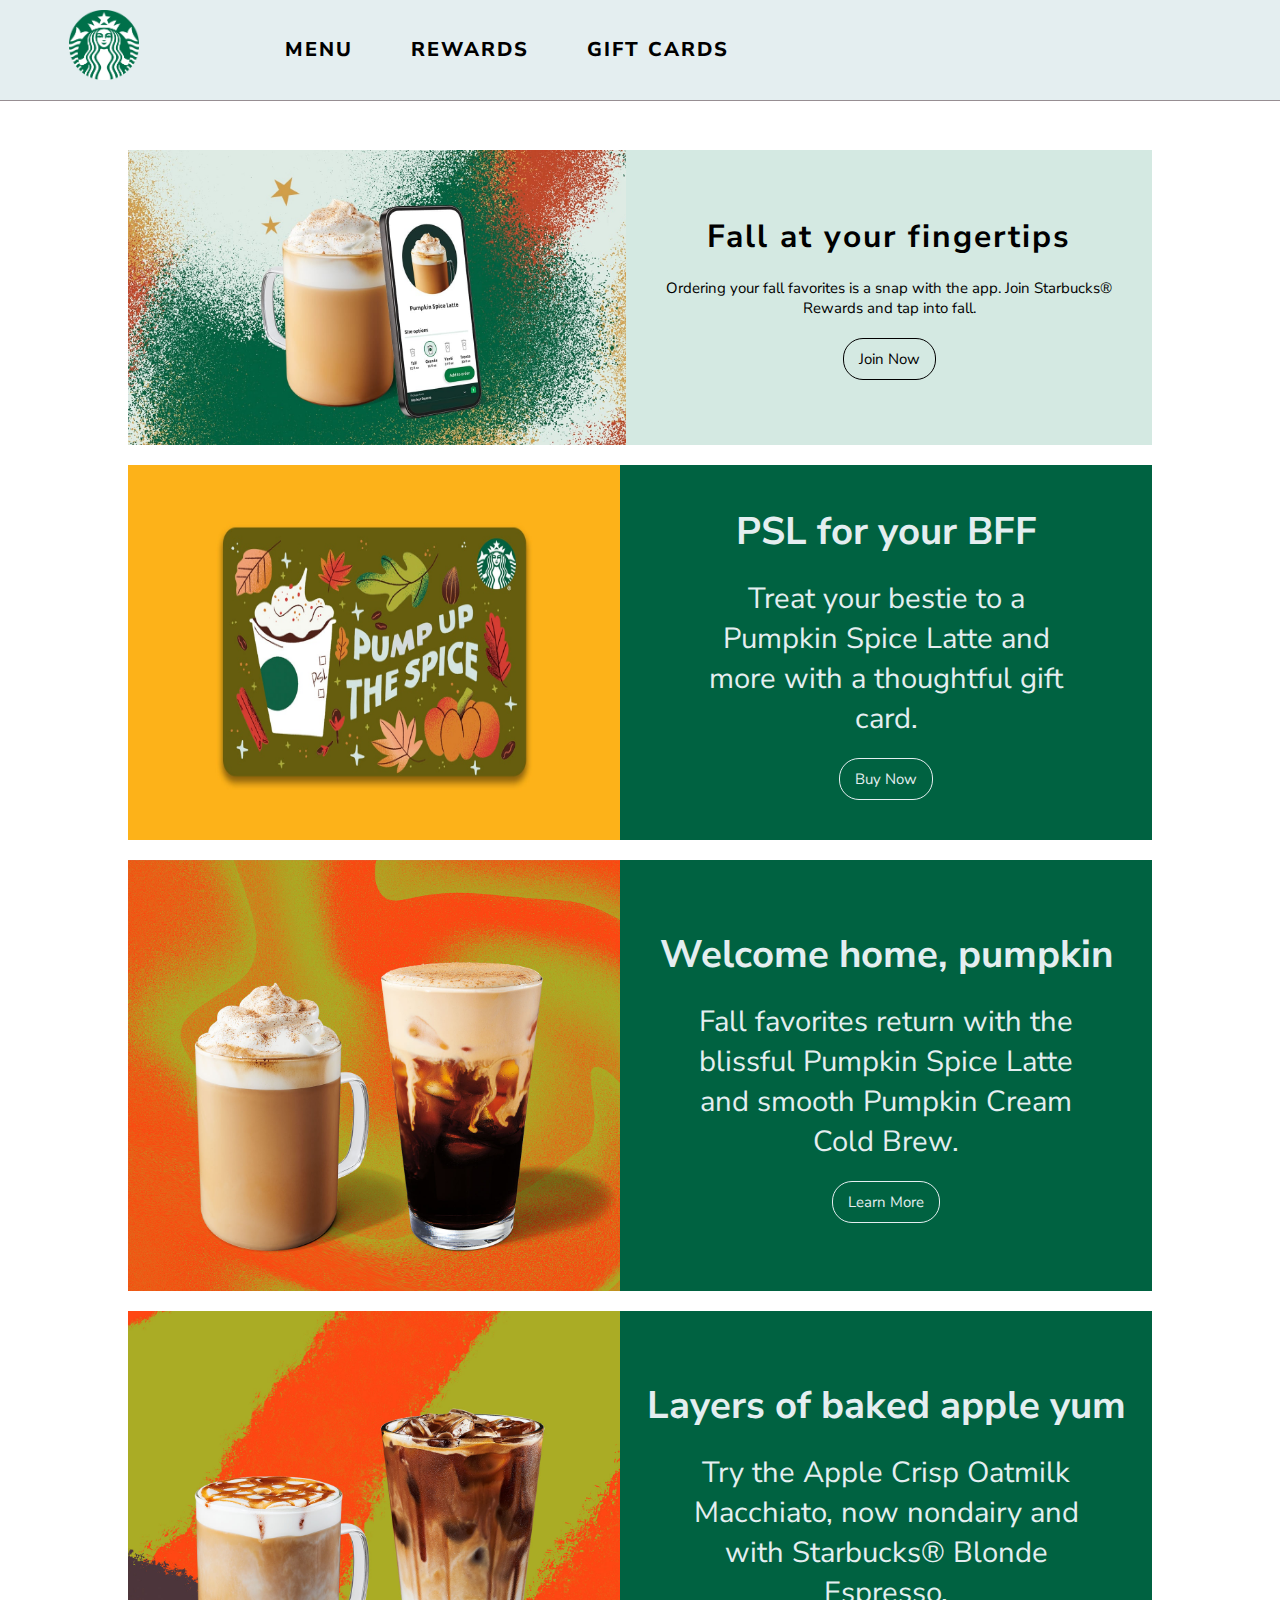
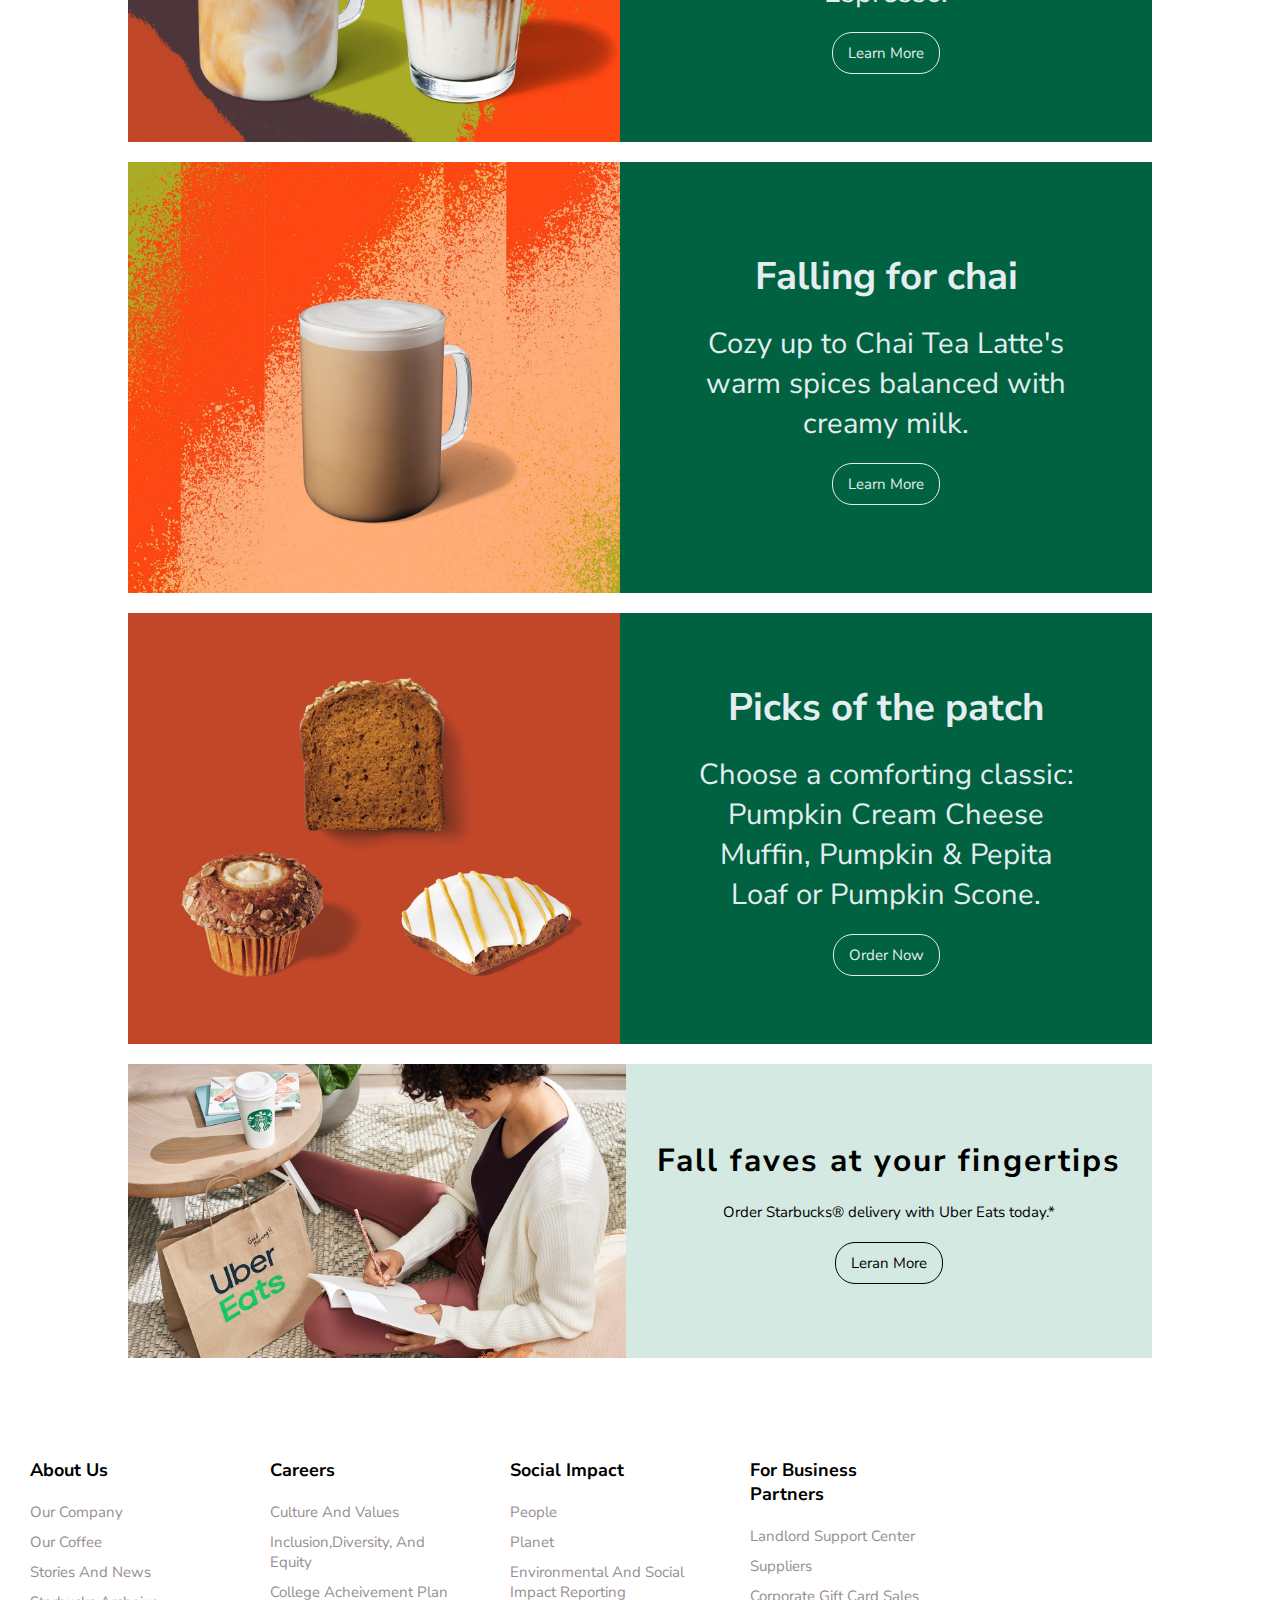
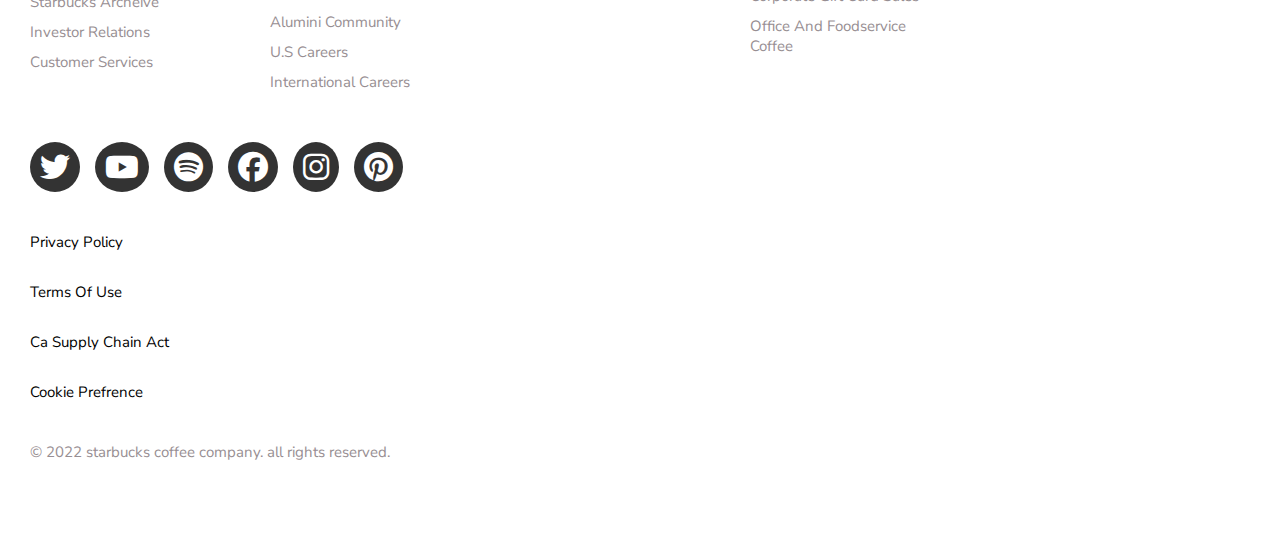
<file: index.html>
<!DOCTYPE html>
<html lang="en">
<head>
    <meta charset="UTF-8">
    <meta http-equiv="X-UA-Compatible" content="IE=edge">
    <meta name="viewport" content="width=device-width, initial-scale=1.0">
    <title>Starbucks Coffee House</title>
    <link rel="stylesheet" href="./style.css">
    <link rel="stylesheet" href="https://cdnjs.cloudflare.com/ajax/libs/font-awesome/6.2.0/css/all.min.css">

</head>
<body>
    <div class="nav-container">
        <div class="logo">
            <img src="./img/Starbucks_logo_PNG6.png" alt="">
        </div>
        <input type="checkbox" id="nav-toggle" class="nav-toggle">
        <label for="nav-toggle" class="nav-toggle-label"><span></span></label>

        <div class="nav-links">
            <nav>
            <ul>
                <li><a href="./index.html">MENU</a></li>
                <li><a href="./rewards.html">rewards</a></li>
                <li><a href="./gift-cards.html">gift cards</a></li>
            </ul>
        </nav></div>
    </div>

   <main>
    <section>
        <div class="container">
            <div class="one blue">
                <div class="content">
                    <h2>Fall at your fingertips</h2>
                    <p>Ordering your fall favorites is a snap with the app. Join Starbucks® Rewards and tap into fall.</p>
                    <div class="btn">
                        <button>join now</button>
                    </div>
                </div>
                <div class="img">
                    <img src="./img/one.jpg" alt="">
                </div>
            </div>
            <div class="two green">
                <div class="content">
                    <h2>PSL for your BFF</h2>
                    <p>Treat your bestie to a Pumpkin Spice Latte and more with a thoughtful gift card.</p>
                    <div class="btn">
                        <button>buy now</button>
                    </div>
                </div>
                <div class="img">
                    <img src="./img/two.jpg" alt="">
                </div>
            </div>
            <div class="three green">
                <div class="img">
                    <img src="./img/three.jpg" alt="">
                </div>
                <div class="content">
                    <h2>Welcome home, pumpkin</h2>
                    <p>Fall favorites return with the blissful Pumpkin Spice Latte and smooth Pumpkin Cream Cold Brew.</p>
                    <div class="btn">
                        <button>learn more</button>
                    </div>
                </div>
            </div>
            <div class="four green">
                <div class="content">
                    <h2>Layers of baked apple yum</h2>
                    <p>Try the Apple Crisp Oatmilk Macchiato, now nondairy and with Starbucks® Blonde Espresso.</p>
                    <div class="btn">
                        <button>learn more</button>
                    </div>
                </div>
                <div class="img">
                    <img src="./img/four.jpg" alt="">
                </div>
            </div>
            <div class="five green">
                <div class="img">
                    <img src="./img/five.jpg" alt="">
                </div>
                <div class="content">
                    <h2>Falling for chai</h2>
                    <p>Cozy up to Chai Tea Latte&#39s warm spices balanced with creamy milk.</p>
                    <div class="btn">
                        <button>learn more</button>
                    </div>
                </div>
            </div>
            <div class="six green">
                <div class="content">
                    <h2>Picks of the patch</h2>
                    <p>Choose a comforting classic: Pumpkin Cream Cheese Muffin, Pumpkin & Pepita Loaf or Pumpkin Scone.</p>
                    <div class="btn">
                        <button>order now</button>
                    </div>
                </div>
                <div class="img">
                    <img src="./img/six.jpg" alt="">
                </div>
            </div>
            <div class="seven blue">
                <div class="content">
                    <h2>Fall faves at your fingertips</h2>
                    <p>Order Starbucks® delivery with Uber Eats today.*</p>
                    <div class="btn">
                        <button>leran more</button>
                    </div>
                </div>
                <div class="img">
                    <img src="./img/seven.jpg" alt="">
                </div>
            </div>
        </div>
    </section>

    
   </main>
   <footer>
    <div class="footer-wrapper">
    <div class="footer-container">
        <div class="about-us">
            <h2>about us</h2>
        <ul>
            <li><a href="#">Our Company</a></li>
            <li><a href="#">Our coffee</a></li>
            <li><a href="#">stories and news</a></li>
            <li><a href="#">starbucks archeive</a></li>
            <li><a href="#">investor relations</a></li>
            <li><a href="#">customer services</a></li>
        </ul>
        </div>
        <div class="careers">
            <h2>careers</h2>
            <ul>
                <li><a href="#">culture and values</a></li>
                <li><a href="#">inclusion,diversity, and equity</a></li>
                <li><a href="#">college acheivement plan</a></li>
                <li><a href="#">alumini community</a></li>
                <li><a href="#">u.s careers</a></li>
                <li><a href="#">international careers</a></li>
            </ul>
        </div>
        <div class="social-impact">
            <h2>social impact</h2>
            <ul>
                <li><a href="#">people</a></li>
                <li><a href="#">planet</a></li>
                <li><a href="#">environmental and social impact reporting</a></li>
            </ul>
        </div>
        <div class="for-buissness">
            <h2>For Business Partners</h2>
            <ul>
                <li><a href="#">landlord support center</a></li>
                <li><a href="#">suppliers</a></li>
                <li><a href="#">corporate gift card sales</a></li>
                <li><a href="#">office and foodservice coffee</a></li>
            </ul>
        </div>
       
    </div>
    <div class="icons">
        <div class="icon"><i class="fa-brands fa-twitter fa-3x"></i></div>
        <div class="icon"><i class="fa-brands fa-youtube fa-3x"></i></div>
        <div class="icon"><i class="fa-brands fa-spotify fa-3x"></i></div>
        <div class="icon"><i class="fa-brands fa-facebook fa-3x"></i></div>
        <div class="icon"><i class="fa-brands fa-instagram fa-3x"></i></div>
        <div class="icon"><i class="fa-brands fa-pinterest fa-3x"></i></div>
    </div>
    <div class="footer-links">
        <a href="#">privacy policy</a>
        <a href="#">terms of use</a>
        <a href="#">ca supply chain act</a>
        <a href="#">cookie prefrence</a>
    </div>
    <div class="copyright">
        <p>&copy; 2022 starbucks coffee company. all rights reserved.</p>
    </div>
</div>

   </footer>
</body>
</html>
</file>
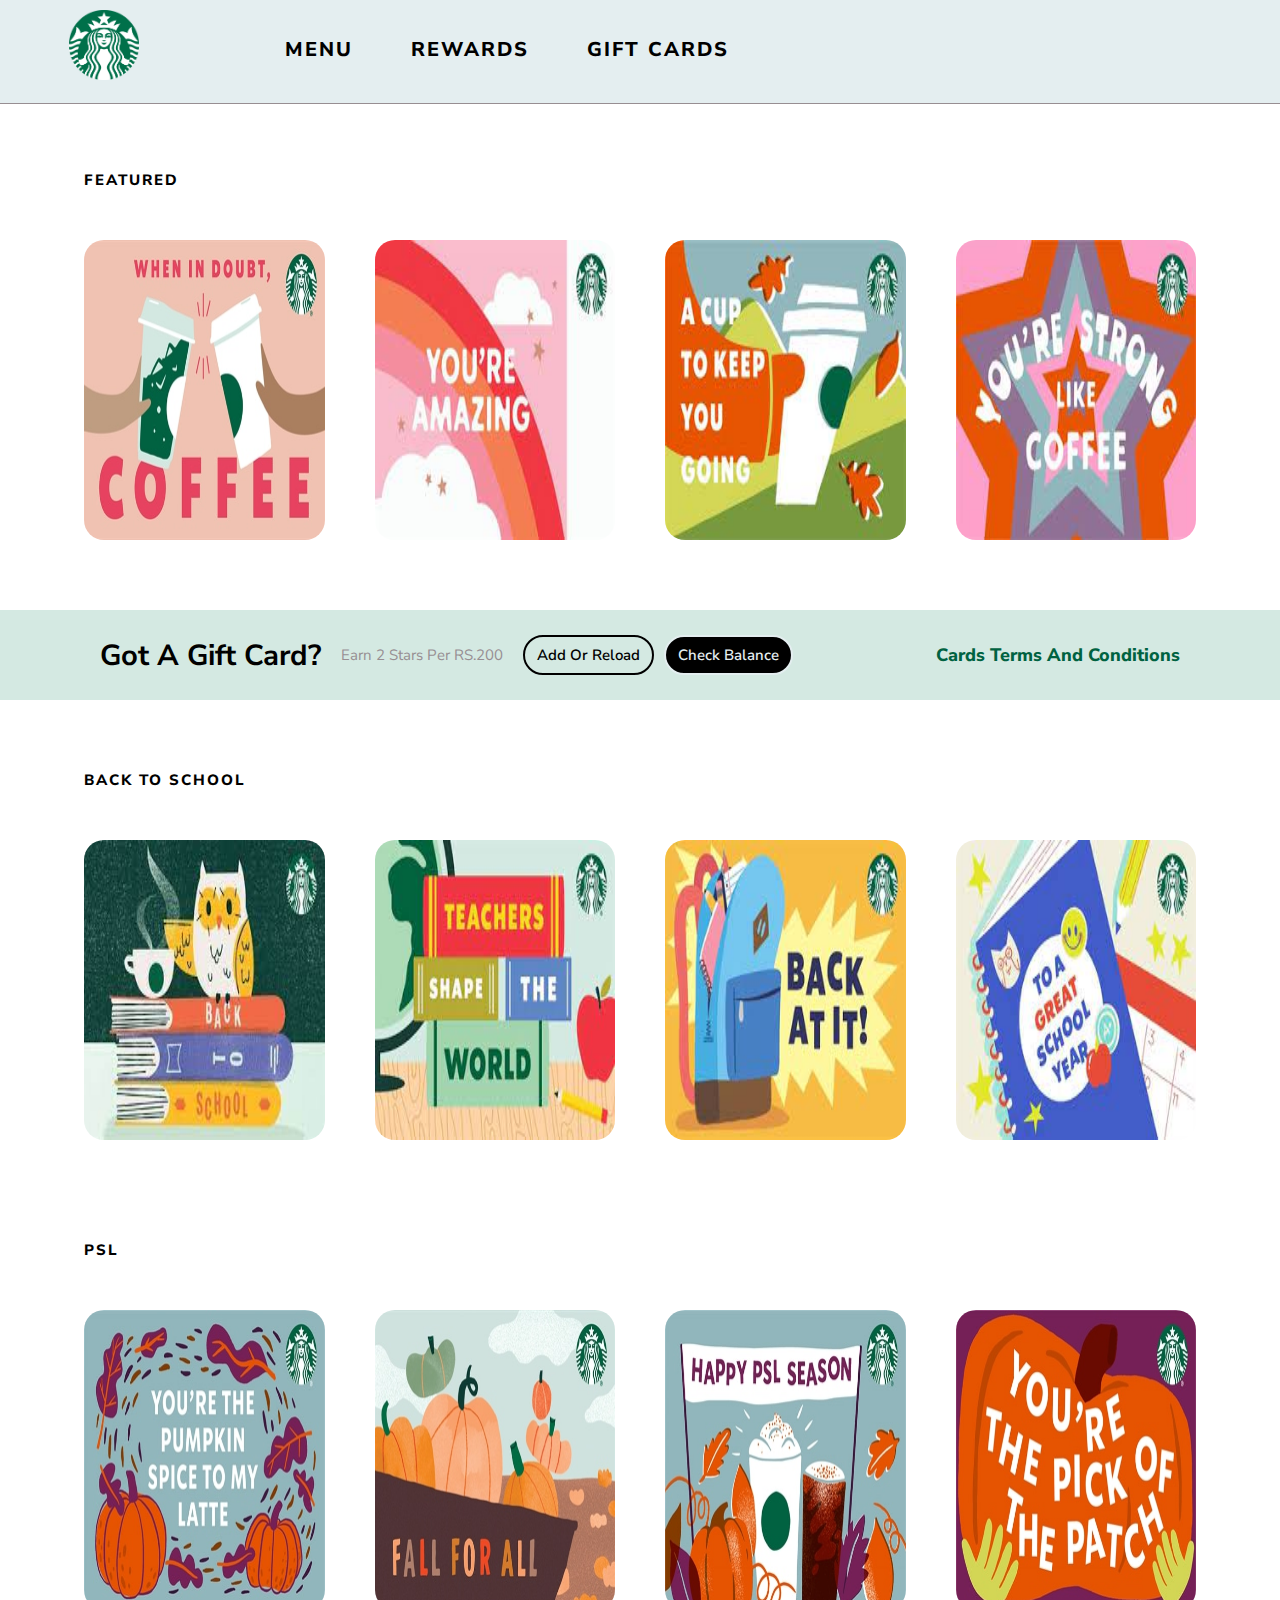
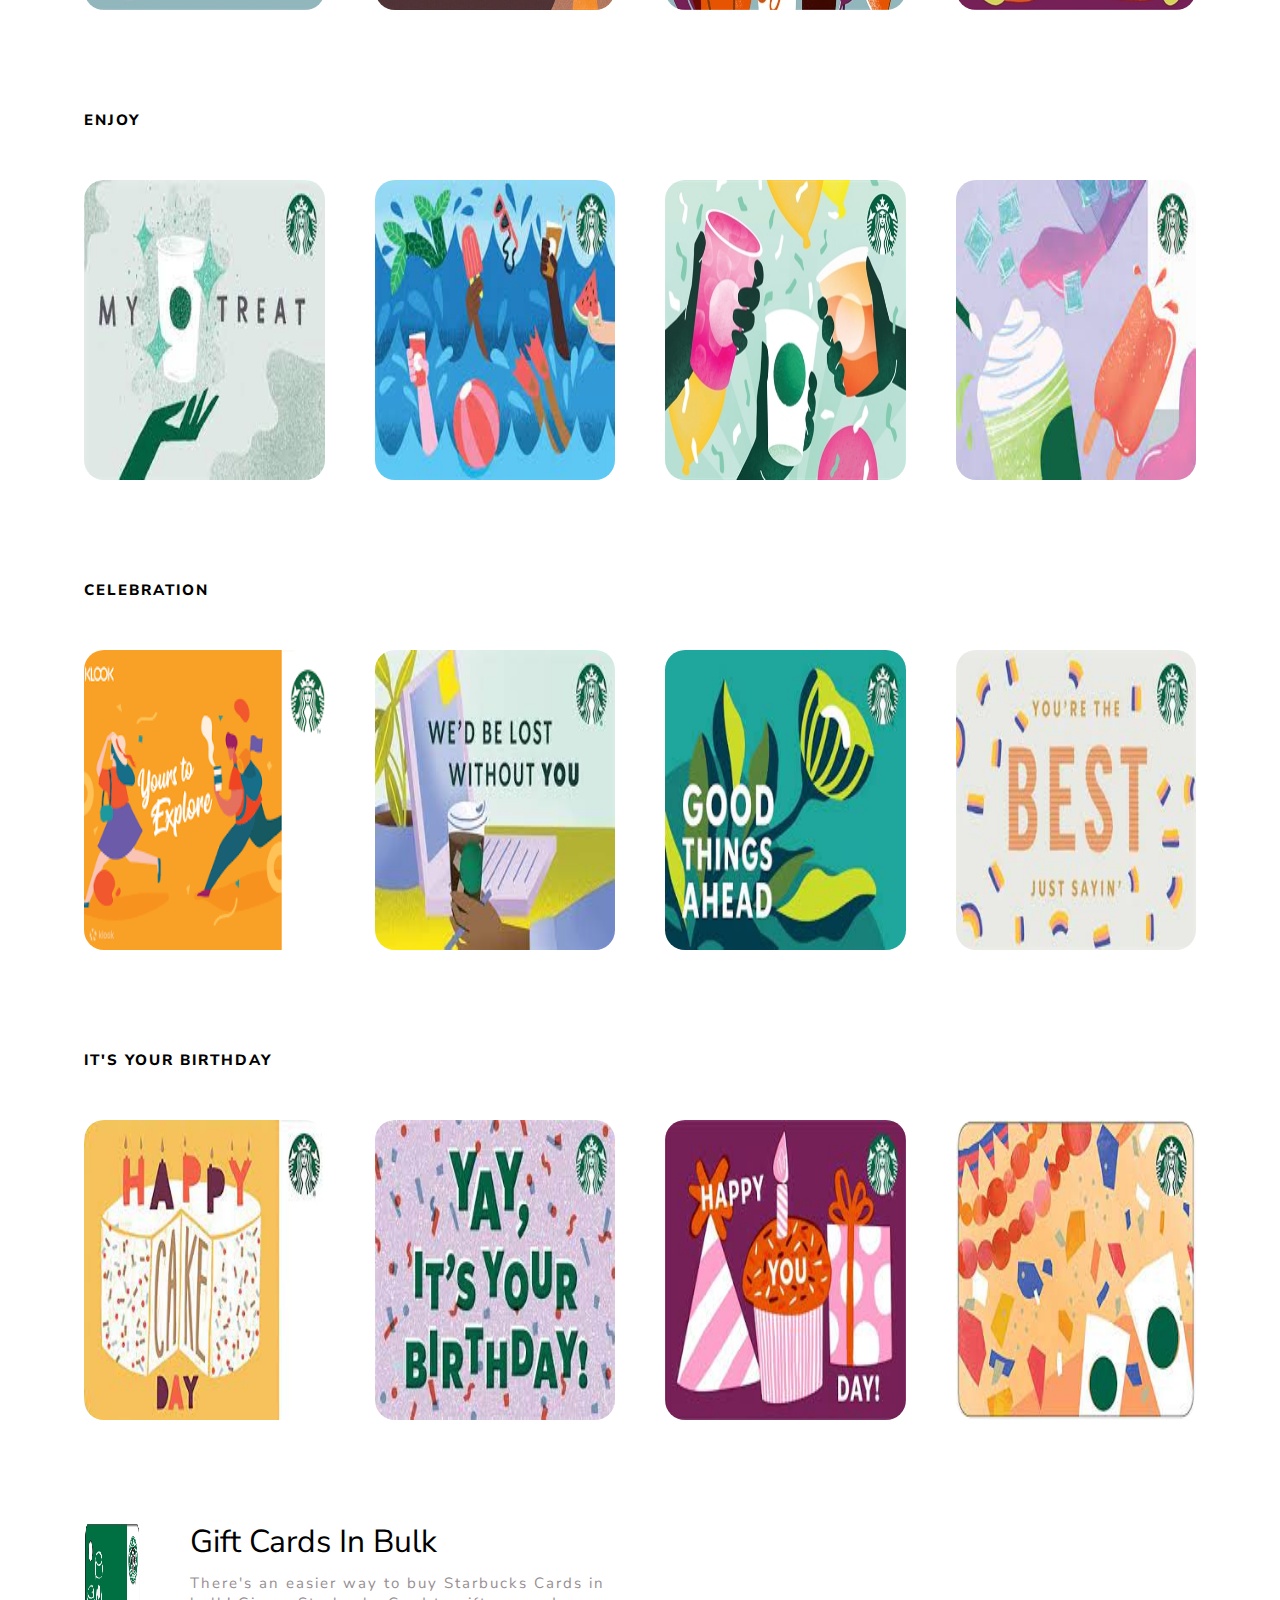
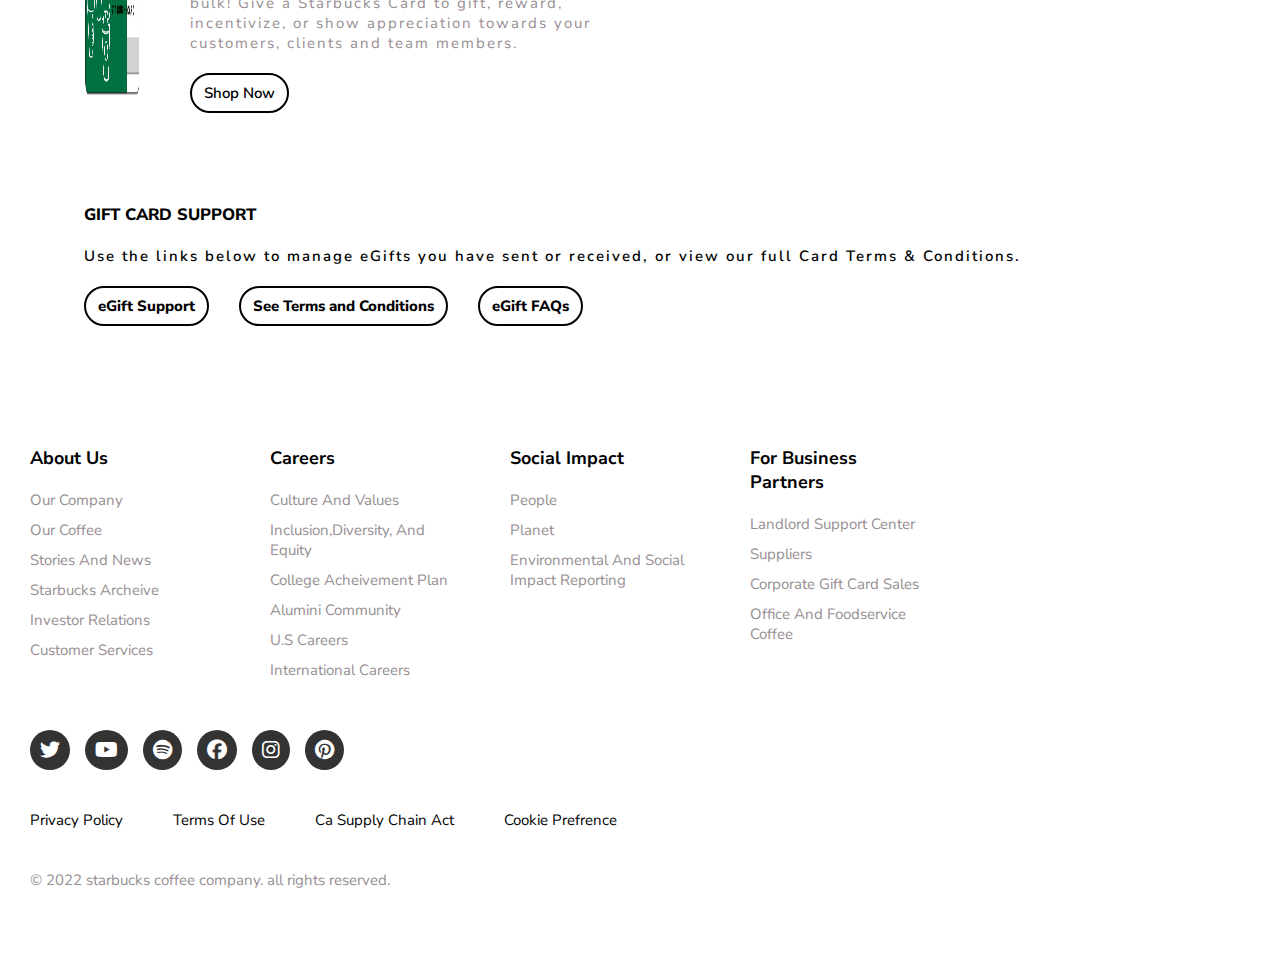
<file: gift-cards.html>
<!DOCTYPE html>
<html lang="en">
<head>
    <meta charset="UTF-8">
    <meta http-equiv="X-UA-Compatible" content="IE=edge">
    <meta name="viewport" content="width=device-width, initial-scale=1.0">
    <title>GIFT CARD | STARBUCKS COFFEE HOUSE</title>
    <link rel="stylesheet" href="./gift-cards.css">
    <link rel="stylesheet" href="https://cdnjs.cloudflare.com/ajax/libs/font-awesome/6.2.0/css/all.min.css">
</head>
<body>
    <div class="nav-container">
        <div class="logo">
            <img src="./img/Starbucks_logo_PNG6.png" alt="">
        </div>
        <input type="checkbox" id="nav-toggle" class="nav-toggle">
        <label for="nav-toggle" class="nav-toggle-label"><span></span></label>

        <div class="nav-links">
            <nav>
                <ul>
                    <li><a href="./index.html">MENU</a></li>
                    <li><a href="./rewards.html">rewards</a></li>
                    <li><a href="./gift-cards.html">gift cards</a></li>
                </ul>
            </nav>
        </div>
    </div>

    <main>
        <div class="wrapper-1">
            <div class="cards-container card-1">
                <h3>featured</h3>
                <div class="card"><img src="./img/gift cards/1.jpg" alt=""></div>
                <div class="card sec"><img src="./img/gift cards/2.jfif" alt=""></div>
                <div class="card sec-last"><img src="./img/gift cards/3.jfif" alt=""></div>
                <div class="card last"><img src="img/gift cards/4.jfif" alt=""></div>
            </div>
        </div>
            <div class="got-a-gift-card">
                <div class="right">
                    <h2>got a gift card?</h2>
                <p>earn 2 stars per RS.200</p>
                <div class="btn-group">
                    <a href="#" class="white">add or reload</a>
                    <a href="#" class="black">check balance</a>
                </div>
                </div>
                <div class="left">
                    <p>cards terms and conditions</p>
                </div>
            </div>
            <div class="wrapper-2">
            <div class="cards-container ">
                <h3>back to school</h3>
                <div class="card"><img src="./img/gift cards/bts1.jfif" alt=""></div>
                <div class="card sec"><img src="./img/gift cards/bts2.jfif" alt=""></div>
                <div class="card sec-last"><img src="./img/gift cards/bts4.jfif" alt=""></div>
                <div class="card last"><img src="./img/gift cards/bts3.jfif" alt=""></div>
            </div>
            <div class="cards-container ">
                <h3>psl</h3>
                <div class="card "><img src="./img/gift cards/psl1.jpg" alt=""></div>
                <div class="card sec"><img src="./img/gift cards/psl2.jpg" alt=""></div>
                <div class="card sec-last"><img src="./img/gift cards/psl3.jpg" alt=""></div>
                <div class="card last"><img src="./img/gift cards/psl4.jpg" alt=""></div>
            </div>

            <div class="cards-container">
                <h3>enjoy</h3>
                <div class="card"><img src="./img/gift cards/5.jfif" alt=""></div>
                <div class="card sec"><img src="./img/gift cards/6.jfif" alt=""></div>
                <div class="card sec-last"><img src="./img/gift cards/7.jpg" alt=""></div>
                <div class="card last"><img src="./img/gift cards/8.jfif" alt=""></div>
            </div>
            <div class="cards-container">
                <h3>celebration</h3>
                <div class="card"><img src="img/gift cards/9.png" alt=""></div>
                <div class="card sec"><img src="./img/gift cards/10.jfif" alt=""></div>
                <div class="card sec-last"><img src="./img/gift cards/11.jfif" alt=""></div>
                <div class="card last"><img src="./img/gift cards/12.jfif" alt=""></div>
            </div>
            <div class="cards-container">
                <h3>it's your birthday</h3>
                <div class="card"><img src="./img/gift cards/hbd1.jfif" alt=""></div>
                <div class="card sec"><img src="./img/gift cards/hbd2.jfif" alt=""></div>
                <div class="card sec-last"><img src="./img/gift cards/hbd3.jfif" alt=""></div>
                <div class="card last"><img src="./img/gift cards/hbd4.jfif" alt=""></div>
            </div>
        
        <!-- ======================gift cards in a bulk============ -->
        <div class="bulk">
            <div class="img">
                <img src="./img/gift cards/bulk.jfif" alt="">
            </div>
            <div class="content">
                <h2>gift cards in bulk</h2>
                <p>There's an easier way to buy Starbucks Cards in bulk! Give a Starbucks Card to gift, reward, incentivize, or show appreciation towards your customers, clients and team members.</p>
                <div class="btn">
                    <a href="#">shop now</a>
                </div>
            </div>
            </div>
            <!-- ===========================gift card support=============== -->
            <div class="support">
                <h2>gift card support</h2>
                <p>Use the links below to manage eGifts you have sent or received, or view our full Card Terms & Conditions.</p>
            
            <div class="btn-group-2">
                <a href="#">eGift Support</a>
                <a href="#">See Terms and Conditions</a>
                <a href="#">eGift FAQs</a>
            </div>
        </div>
        </div>
    </main>
    <!-- --------footer -->
    <footer>
        <div class="footer-wrapper">
        <div class="footer-container">
            <div class="about-us">
                <h2>about us</h2>
            <ul>
                <li><a href="#">Our Company</a></li>
                <li><a href="#">Our coffee</a></li>
                <li><a href="#">stories and news</a></li>
                <li><a href="#">starbucks archeive</a></li>
                <li><a href="#">investor relations</a></li>
                <li><a href="#">customer services</a></li>
            </ul>
            </div>
            <div class="careers">
                <h2>careers</h2>
                <ul>
                    <li><a href="#">culture and values</a></li>
                    <li><a href="#">inclusion,diversity, and equity</a></li>
                    <li><a href="#">college acheivement plan</a></li>
                    <li><a href="#">alumini community</a></li>
                    <li><a href="#">u.s careers</a></li>
                    <li><a href="#">international careers</a></li>
                </ul>
            </div>
            <div class="social-impact">
                <h2>social impact</h2>
                <ul>
                    <li><a href="#">people</a></li>
                    <li><a href="#">planet</a></li>
                    <li><a href="#">environmental and social impact reporting</a></li>
                </ul>
            </div>
            <div class="for-buissness">
                <h2>For Business Partners</h2>
                <ul>
                    <li><a href="#">landlord support center</a></li>
                    <li><a href="#">suppliers</a></li>
                    <li><a href="#">corporate gift card sales</a></li>
                    <li><a href="#">office and foodservice coffee</a></li>
                </ul>
            </div>
            
        </div>
        <div class="icons">
            <div class="icon"><i class="fa-brands fa-twitter fa-2x"></i></div>
            <div class="icon"><i class="fa-brands fa-youtube fa-2x"></i></div>
            <div class="icon"><i class="fa-brands fa-spotify fa-2x"></i></div>
            <div class="icon"><i class="fa-brands fa-facebook fa-2x"></i></div>
            <div class="icon"><i class="fa-brands fa-instagram fa-2x"></i></div>
            <div class="icon"><i class="fa-brands fa-pinterest fa-2x"></i></div>
        </div>
        <div class="footer-links">
            <div><a href="#">privacy policy</a></div>
            <div><a href="#">terms of use</a></div>
            <div><a href="#">ca supply chain act</a></div>
            <div><a href="#">cookie prefrence</a></div>
        </div>
        <div class="copyright">
            <p>&copy; 2022 starbucks coffee company. all rights reserved.</p>
        </div>
    </div>
    
       </footer>
</body>
</html>
</file>
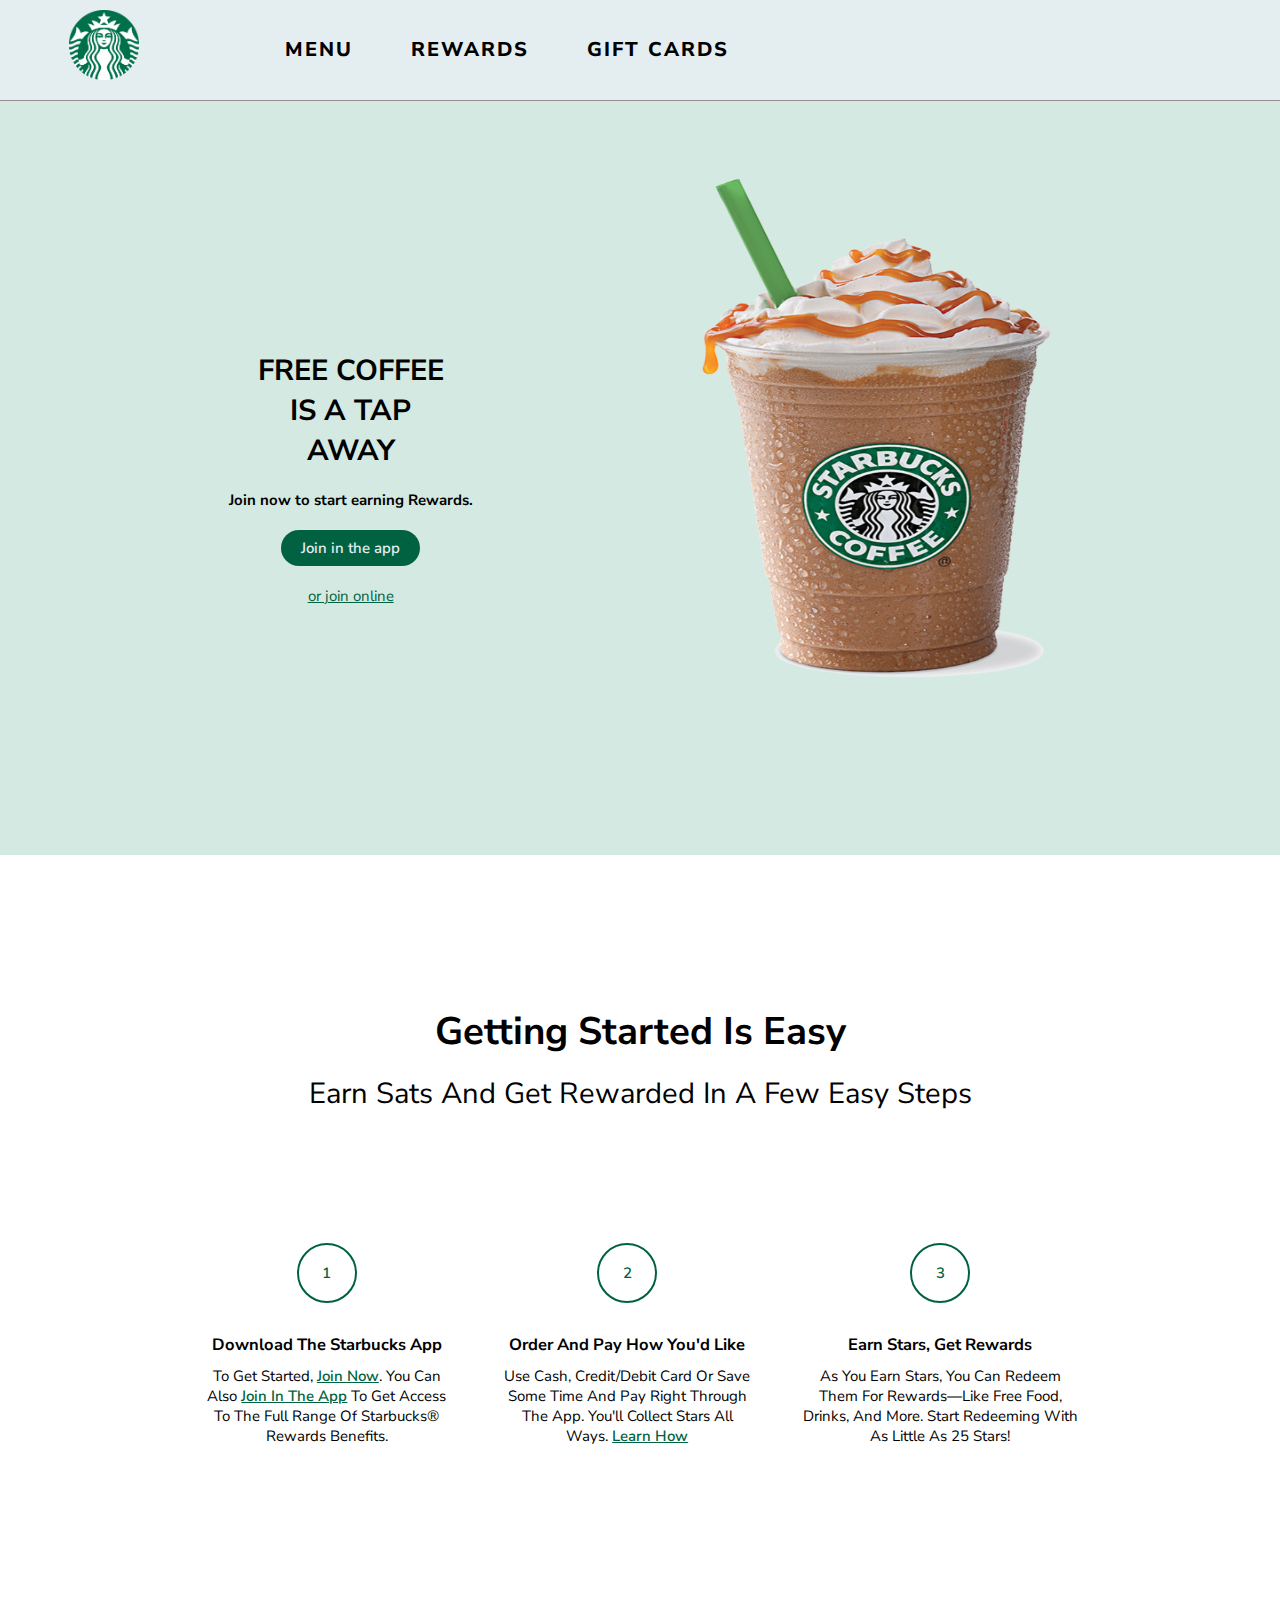
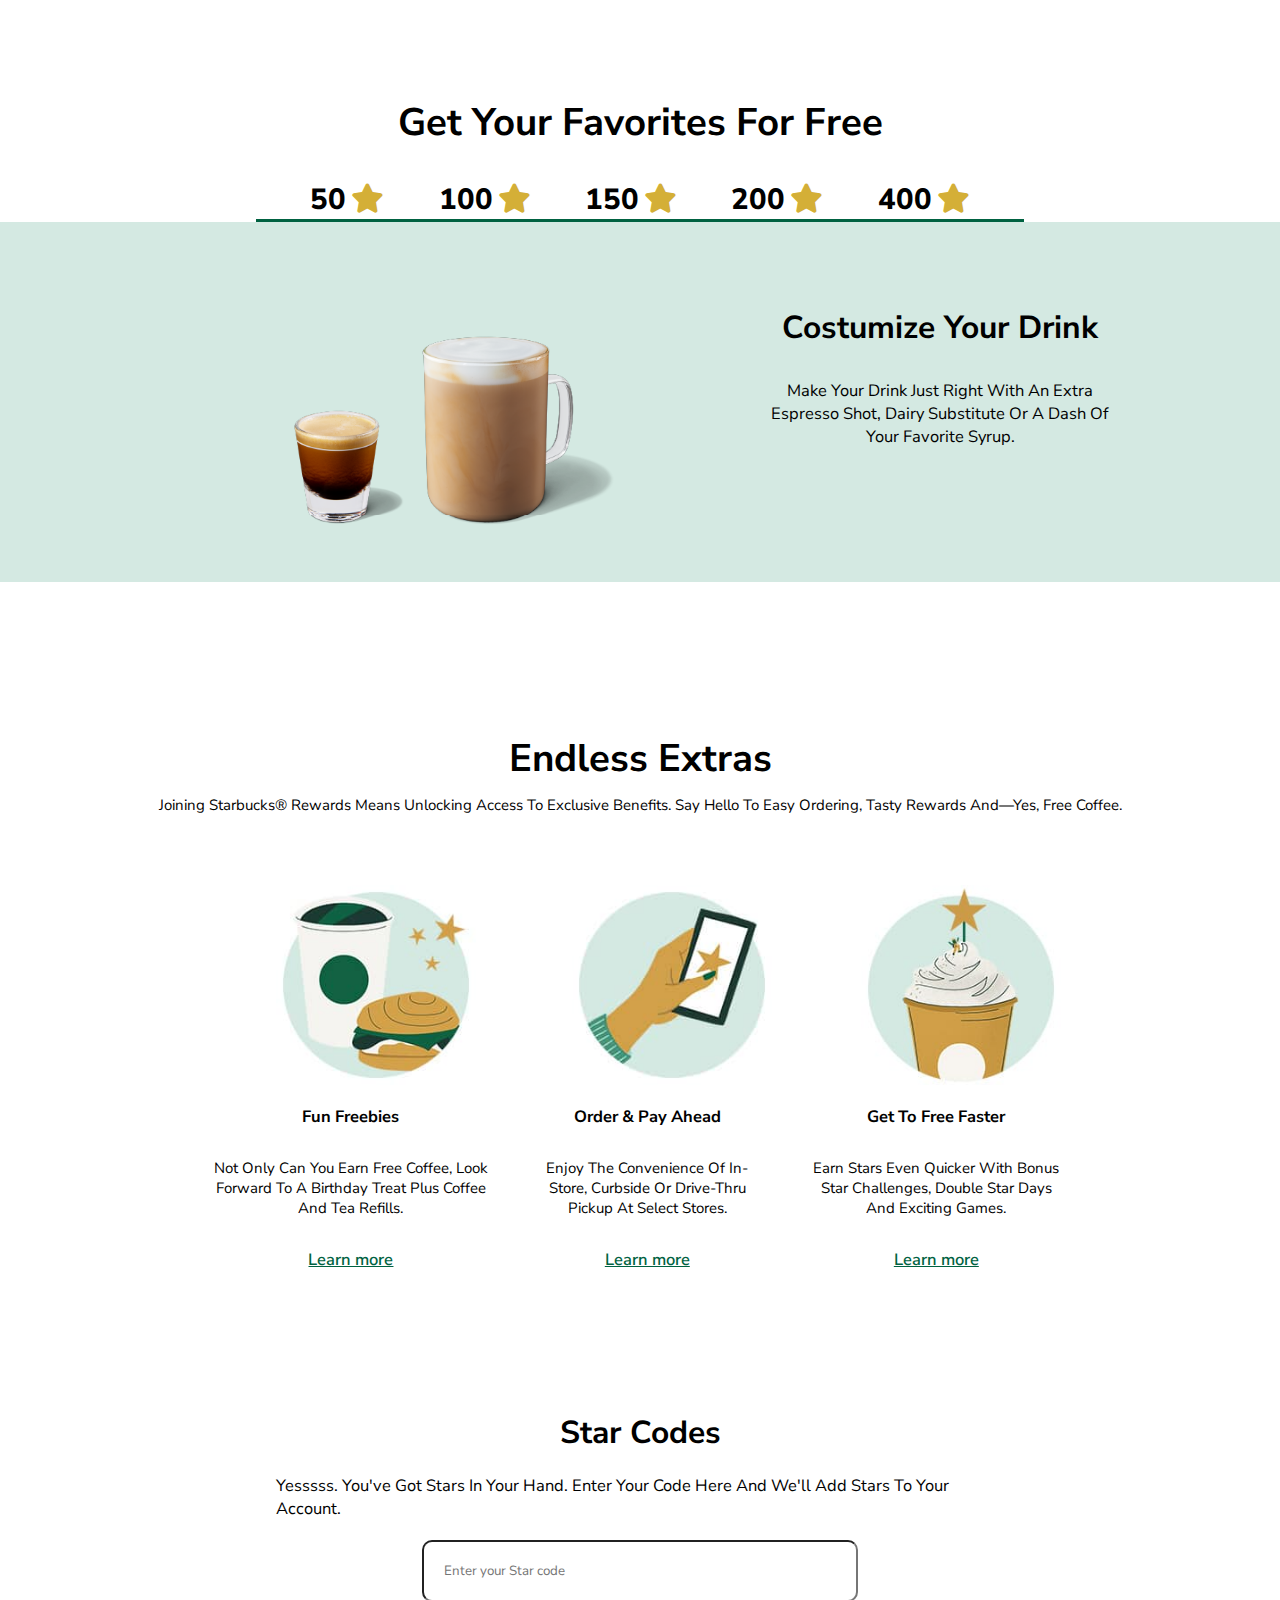
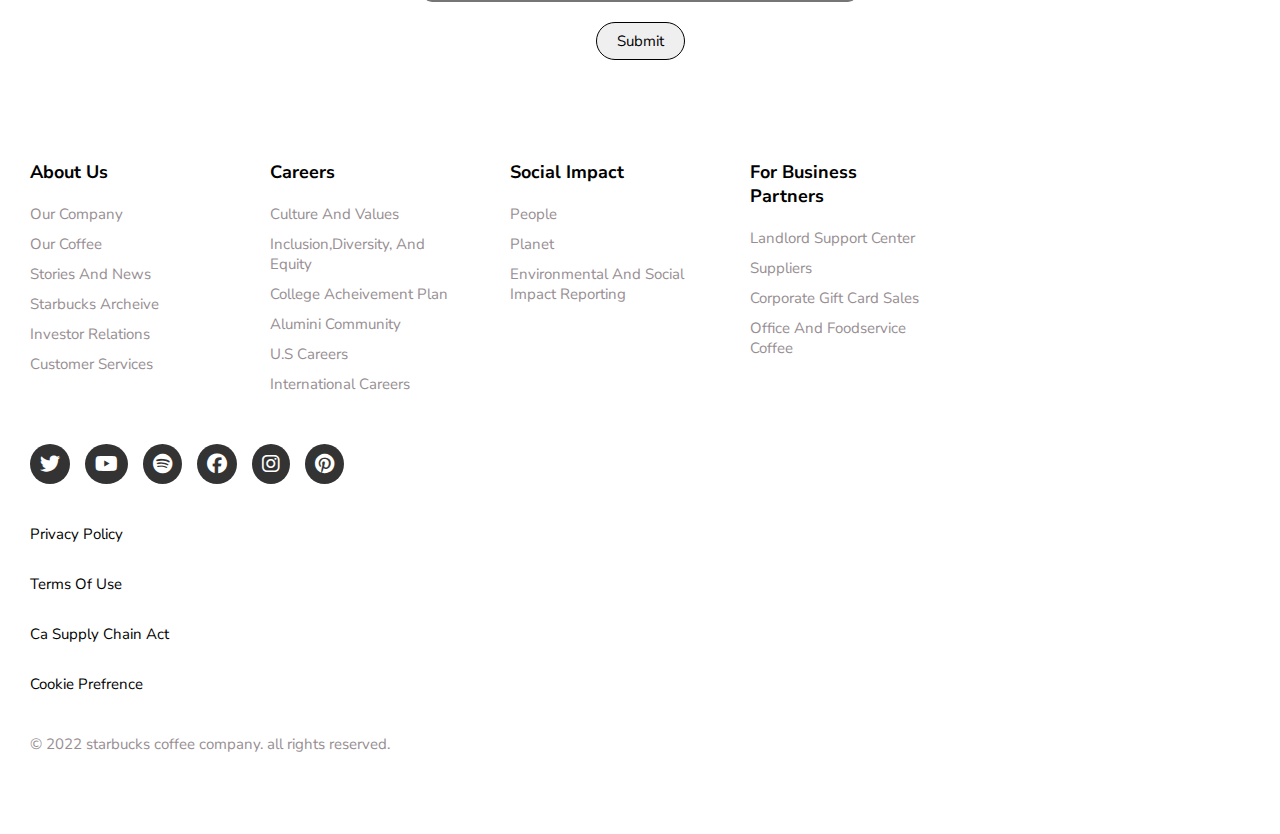
<file: rewards.html>
<!DOCTYPE html>
<html lang="en">
<head>
    <meta charset="UTF-8">
    <meta http-equiv="X-UA-Compatible" content="IE=edge">
    <meta name="viewport" content="width=device-width, initial-scale=1.0">
    <title>REWARDS | STARBUCKS COFFEE COMAPNY</title>
    <link rel="stylesheet" href="./rewards.css">
    <link rel="stylesheet" href="https://cdnjs.cloudflare.com/ajax/libs/font-awesome/6.2.0/css/all.min.css">
</head>
<body>
    <div class="nav-container">
        <div class="logo">
            <img src="./img/Starbucks_logo_PNG6.png" alt="">
        </div>
        <input type="checkbox" id="nav-toggle" class="nav-toggle">
        <label for="nav-toggle" class="nav-toggle-label"><span></span></label>

        <div class="nav-links">
            <nav>
                <ul>
                    <li><a href="./index.html">MENU</a></li>
                    <li><a href="./rewards.html">rewards</a></li>
                    <li><a href="./gift-cards.html">gift cards</a></li>
                </ul>
            </nav>
        </div>
        
    </div>
    <main>
        <!-- -----------hero-section--------------- -->
        <section>
            <div class="hero-container">
                <div class="hero-content">
                    <h1>free coffee is a tap away</h1>
                    <h2>Join now to start earning Rewards.</h2>
                    <div class="btn">
                        <a href="#">Join in the app</a>
                    </div>
                    <a href="#">or join online</a>
                </div>
                <div class="hero-img">
                    <img src="./img/rewards/hero-img.png" alt="">
                </div>
            </div>
        </section>
        <!-- getiing started -------------------->
        <section>
           <div class="getting-started-container">
            <div class="heading">
                <h2>getting started is easy</h2>
            <p>earn sats and get rewarded in a few easy steps</p>
            </div>
            <div class="parts-container">
                <div class="part1 parts">
                    <div class="num">
                        <p>1</p>
                    </div>
                    <div class="content">
                        <h3>download the starbucks app</h3>
                    <p>To get started, <a>join now</a>. You can also <a>join in the app</a> to get access to the full range of Starbucks® Rewards benefits.</p>
                    </div>
                </div>
                <div class="part2 parts">
                    <div class="num">
                        <p>2</p>
                    </div>
                    <div class="content">
                        <h3>Order and pay how you'd like</h3>
                    <p>Use cash, credit/debit card or save some time and pay right through the app. You'll collect Stars all ways. <a>Learn how</a></p>
                    </div>
                </div>
                <div class="part3 parts">
                    <div class="num">
                        <p>3</p>
                    </div>
                    <div class="content">
                        <h3>Earn Stars, get Rewards</h3>
                    <p>As you earn Stars, you can redeem them for Rewards—like free food, drinks, and more. Start redeeming with as little as 25 Stars!</p>
                    </div>
                </div>
            </div>
           </div>
        </section>
        <!-- get your favourites----------------- -->
        <section>
            <div class="fav-container">
                <div class="heading">
                    <h2>get your favorites for free</h2>
                </div>
                <div class="stars">
                    <div class="star1">
                        <p>50<i class="fa-solid fa-star"></i></p>
                    </div>
                    <div class="star2">
                        <p>100<i class="fa-solid fa-star"></i></p>
                    </div>
                    <div class="star3">
                        <p>150<i class="fa-solid fa-star"></i></p>
                    </div>
                    <div class="star4">
                        <p>200<i class="fa-solid fa-star"></i></p>
                    </div>
                    <div class="star5">
                        <p>400<i class="fa-solid fa-star"></i></p>
                    </div>
                </div>
                <div class="img">
                    <img src="./img/rewards/fav.png" alt="">
                    <div class="img-content">
                        <h3>costumize your drink</h3>
                    <p>Make your drink just right with an extra espresso shot, dairy substitute or a dash of your favorite syrup.</p>
                    </div>
                    
                </div>
            </div>
        </section>
        <!-- -------------------extras------------ -->
        <section>
            <div class="extra-container">
                <div class="extra-heading">
                    <h2>Endless Extras</h2>
                    <p>Joining Starbucks® Rewards means unlocking access to exclusive benefits. Say hello to easy ordering, tasty Rewards and—yes, free coffee.
                    </p>
                </div>
                <div class="extra-parts-container">
                    <div class="exta-parts">
                        <div class="img">
                            <img src="./img/rewards/1-fun-freebies.jpg" >
                            </div>
                            <div class="content">
                                <h3>Fun freebies</h3>
                                <p>Not only can you earn free coffee, look forward to a birthday treat plus coffee and tea refills.</p>
                                <a href="#">Learn more</a>
                            </div>
                        
                    </div>
                    <div class="exta-parts">
                        <div class="img">
                            <img src="./img/rewards/2-order-and-pay-ahead.jpg" alt="">
                        </div>
                            <div class="content">
                                <h3>Order & pay ahead</h3>
                                <p>Enjoy the convenience of in-store, curbside or drive-thru pickup at select stores.</p>
                                <a href="#">Learn more</a>
                            </div>
                        
                    </div>
                    <div class="exta-parts">
                        <div class="img">
                            <img src="./img/rewards/3-get-to-free-faster.jpg" alt="">
                        </div>
                            <div class="content">
                                <h3>Get to free faster</h3>
                                <p>Earn Stars even quicker with Bonus Star challenges, Double Star Days and exciting games.</p>
                                <a href="#">Learn more</a>
                            </div>
                        
                    </div>
                </div>
            </div>
            
        </section>
        <!-- *---------star codes------------------- -->
        <section>
            <div class="code-container">
                <h2>star codes</h2>
                <p>Yesssss. You've got Stars in your hand. Enter your code here and we'll add Stars to your account.</p>
                <input type="text" placeholder="Enter your Star code">
                <div class="code-btn">
                    <button type="submit">submit</button>
                </div>
            </div>
        </section>
    </main>
    <footer>
        <div class="footer-wrapper">
        <div class="footer-container">
            <div class="about-us">
                <h2>about us</h2>
            <ul>
                <li><a href="#">Our Company</a></li>
                <li><a href="#">Our coffee</a></li>
                <li><a href="#">stories and news</a></li>
                <li><a href="#">starbucks archeive</a></li>
                <li><a href="#">investor relations</a></li>
                <li><a href="#">customer services</a></li>
            </ul>
            </div>
            <div class="careers">
                <h2>careers</h2>
                <ul>
                    <li><a href="#">culture and values</a></li>
                    <li><a href="#">inclusion,diversity, and equity</a></li>
                    <li><a href="#">college acheivement plan</a></li>
                    <li><a href="#">alumini community</a></li>
                    <li><a href="#">u.s careers</a></li>
                    <li><a href="#">international careers</a></li>
                </ul>
            </div>
            <div class="social-impact">
                <h2>social impact</h2>
                <ul>
                    <li><a href="#">people</a></li>
                    <li><a href="#">planet</a></li>
                    <li><a href="#">environmental and social impact reporting</a></li>
                </ul>
            </div>
            <div class="for-buissness">
                <h2>For Business Partners</h2>
                <ul>
                    <li><a href="#">landlord support center</a></li>
                    <li><a href="#">suppliers</a></li>
                    <li><a href="#">corporate gift card sales</a></li>
                    <li><a href="#">office and foodservice coffee</a></li>
                </ul>
            </div>
            
        </div>
        <div class="icons">
            <div class="icon"><i class="fa-brands fa-twitter fa-2x"></i></div>
            <div class="icon"><i class="fa-brands fa-youtube fa-2x"></i></div>
            <div class="icon"><i class="fa-brands fa-spotify fa-2x"></i></div>
            <div class="icon"><i class="fa-brands fa-facebook fa-2x"></i></div>
            <div class="icon"><i class="fa-brands fa-instagram fa-2x"></i></div>
            <div class="icon"><i class="fa-brands fa-pinterest fa-2x"></i></div>
        </div>
        <div class="footer-links">
            <a href="#">privacy policy</a>
            <a href="#">terms of use</a>
            <a href="#">ca supply chain act</a>
            <a href="#">cookie prefrence</a>
        </div>
        <div class="copyright">
            <p>&copy; 2022 starbucks coffee company. all rights reserved.</p>
        </div>
    </div>
    
       </footer>
</body>
</html>
</file>
<file: style.css>
@import url('https://fonts.googleapis.com/css2?family=Nunito+Sans:wght@200;300;400;600;700;800&display=swap');

*{
    margin: 0;
    padding: 0;
    box-sizing: border-box;
    font-family: 'Nunito Sans', sans-serif;
}

:root{
    --clr-primary: #006241;
    --clr-secondary: #d4e9e2;
    --clr-text-accent: #E4EEF0;
    --clr-text: #978e92;
    --fs-xl: clamp(3rem, 3vw, 5rem);
    --fs-xl-p: clamp(2rem, 1.5vw + 1rem, 3rem);
    --fs-l-p: clamp(1.5rem, 0.5vw + 0.6rem, 2.2rem);
    --fs-l: clamp(2.5rem, 1.7vw + 1rem, 3.5rem);
}

img{
    width: 100%;
    height: 100%;
}

html{
    font-size: 62.5%;
}


.nav-container{
    background-color: var(--clr-text-accent);
    text-align: center;
    position: fixed;
    width: 100%;
    z-index: 10;
    padding: 1rem 0;
    border-bottom: 1px solid var(--clr-text);
}

.logo{
    border-radius: 50%;
    width: 8rem;
    height: 8rem;
    margin: 0 auto;
    
}

.logo img{
    height: 7rem;
    width: 7rem;
}
nav{
    position: absolute;
    top: 100%;
    left: 0;
    text-align: left;
    background-color: var(--clr-text-accent);
    width: 100%;
    transform: scale(1,0);
    transition: transform 300ms ease-in-out;
    transform-origin: top;
}

nav ul li{
    list-style-type: none;
    margin-left: 1.5rem;
    margin-bottom: 1.4em;
}
nav ul li a{
    text-decoration: none;
    text-transform: uppercase;
    color: black;                             
    font-size: 2rem;
    opacity: 0;
    transition: opacity 150ms ease-in-out;
    position: relative;

}

nav ul li a::after{
    content: '';
    width: 0;
    height: 1px;
    background-color: black;
    position: absolute;
    bottom: 0;
    left: 0;
    transition: width 250ms ease-in-out;    
}

nav ul li a:hover::after{
    width: 100%;
}

.nav-toggle{
    display: none;
}


.nav-toggle:checked ~ .nav-links nav{
    transform: scale(1,1);
}

.nav-toggle:checked ~  .nav-links nav a{
    opacity: 1;
    transition: opacity 150ms ease-in-out 250ms;
}



.nav-toggle-label{
    position: absolute;
    top: 0;
    left: 0;
    margin-left: 1.5rem;
    height: 100%;
    display: flex;
    align-items: center;
}

.nav-toggle-label span,
.nav-toggle-label span::after,
.nav-toggle-label span::before{
    width: 3rem;
    height: 2px;
    border-radius: 3px;
    background-color: black;
    display: block;
    position: relative;
}

.nav-toggle-label span::after,
.nav-toggle-label span::before{
    content: '';
    position: absolute;
}

.nav-toggle-label span::after{
    top: 7px;
}

.nav-toggle-label span::before{
    bottom: 7px;
}




/* ================================= cards =============================== */

.container{
    display: flex;
    width: 100%;
    flex-direction: column;
    justify-content: center;
    align-items: center;
    gap: 2rem;
    position: relative;
}

.blue{
    display: flex;
    flex-direction: column;
    width: 100%;
    
}

.blue .content{
    order: 2;
    background-color: var(--clr-secondary);
    display: flex;
    flex-direction: column;
    justify-content: center;
    align-items: center;
    gap: 2rem;
    padding: 4rem 1.4rem;
}

.blue .content h2{
    font-size: var(--fs-l);
    letter-spacing: 0.2rem;
    text-align: center;

}

 .blue .content p{
    font-size: var(--fs-l-p);
    text-align: center;
}

.blue{
    background-color: var(--clr-secondary);
    display: flex;
    
}

.btn button{
    padding: 1rem 1.5rem;
    font-size: var(--fs-l-p);
    text-transform: capitalize;
    border-radius: 2rem;
    background-color: transparent;
    border: 1px solid black;
}


.btn button:hover{
    background-color: rgba(0,0,0,0.1);
}

.green{
    display: flex;
    flex-direction: column;
    width: 100%;
}

.green .content{
    order: 2;
    background-color: var(--clr-primary);
    color: var(--clr-text-accent);
    padding: 4rem 2rem;
    display: flex;
    flex-direction: column;
    justify-content: center;
    align-items: center;
    gap: 2rem;
}

.green .content h2{
    font-size: var(--fs-xl);
    text-align: center;

}

.green p{
    font-size: var(--fs-xl-p);
    text-align: center;
    width: 80%;
}

.green .btn button{
    color: var(--clr-text-accent);
    border: 1px solid var(--clr-text-accent);
}

.green .img{
    background-color: var(--clr-primary);
}
.one{
    margin-top: 15rem;
}

/* ================================footer================ */

.footer-wrapper{
    display: flex;
    flex-direction: column;
    gap: 4rem;
    width: 100%;
    padding: 10rem 0 8rem 2.5rem;
   
}
.footer-container{
    display: flex;
    width: inherit;
    gap: 3rem;
    flex-direction: column;
}

.footer-container ul li{
    list-style-type: none;
    width: 20rem;
    margin-bottom: 1rem;
}

.footer-container a{
    color: var(--clr-text);
    font-size: calc(var(--fs-l-p)*1.3);
   text-transform: capitalize;
   text-decoration: none;
}
.footer-container h2{
    font-size: calc(var(--fs-l-p)*1.4);
    width: 15rem;
    text-transform: capitalize;
    margin-bottom: 2rem;
}

.icons{
    display: flex;
    width: 40%;
    gap: 1rem;
    
}

.fa-brands{
    display: flex;
    align-items: center;
    justify-content: center;
    padding: 1rem;
    background-color: #333;
    color: white;
    border-radius: 50%;
}

.footer-links a{
    color: black;
    text-decoration: none;
    font-size: calc(var(--fs-l-p)*1.3);
    text-transform: capitalize;
    padding-right: 2rem;
    
}

.footer-links{
    display: flex;
    gap: 3rem;
    flex-direction: column;
}

.copyright{
    color: var(--clr-text);
    font-size: var(--fs-l-p);

}



/* =====================================media queries========================= */


@media only screen and ( min-width: 800px ){

    .nav-toggle, .nav-toggle-label{
        display: none;
    }

    .nav-container{
        padding: 5rem 0;
        
    }
    .logo{
        position: absolute;
        top: 0;
        left: 5%;
        margin-top: 1rem;
    }

    .nav-links{
        position: relative;
        height: inherit;
        display: flex;
       line-height: 2rem;
       margin-left: 25rem;
       margin-top: -1rem;
    }
    nav{
        position: absloute;
        top: 0;
        transform: scale(1,1);
        background-color: transparent;
        
    }

    nav ul li a{
        opacity: 1;
        font-weight: 800;
        letter-spacing: 2px;
        padding: 0 2rem;
    }

    nav ul li a:hover{
        color: var(--clr-primary);
    }

    nav ul li{
        display: inline-block;
    }

    .container{
        width: max( 100rem ,80%);
        justify-content: center;
        align-items: center;
        margin: 0 auto;
    }

    .blue{
        flex-direction: row;
    }

    .green{
        flex-direction: row;
    }

    .content{
        flex: 1;
        padding: 4rem 1rem;
    }
    .img{
        flex: 1;
    }
   
    .footer-wrapper{
        display: flex;
        flex-direction: column;
        gap: 4rem;
        width: max(70%,100rem);
        padding: 10rem 0 8rem 3rem;
       
    }
    .footer-container{
        display: flex;
        width: inherit;
        gap: 4rem;
        flex-direction: row;
    }

    .footer-container ul li{
        list-style-type: none;
        width: 20rem;
        margin-bottom: 1rem;
    }

    .footer-container a{
        color: var(--clr-text);
        font-size: var(--fs-l-p);
       text-transform: capitalize;
       text-decoration: none;
    }
    .footer-container h2{
        font-size: calc(var(--fs-l-p)*1.2);
        width: 15rem;
        text-transform: capitalize;
        margin-bottom: 2rem;
    }

    .icons{
        display: flex;
        width: 40%;
        gap: 1.5rem;
        
    }

    .fa-brands{
        display: flex;
        align-items: center;
        justify-content: center;
        padding: 1rem;
        background-color: #333;
        color: white;
        border-radius: 50%;
    }

    .footer-links a{
        color: black;
        text-decoration: none;
        font-size: var(--fs-l-p);
        text-transform: capitalize;
        padding-right: 1rem;
    }

    .footer-links{
        display: flex;
        gap: 3rem;
    }

    .copyright{
        color: var(--clr-text);
        font-size: var(--fs-l-p);
         
    }
}
</file>
<file: gift-cards.css>
@import url('https://fonts.googleapis.com/css2?family=Nunito+Sans:wght@200;300;400;600;700;800&display=swap');

*{
    margin: 0;
    padding: 0;
    box-sizing: border-box;
    font-family: 'Nunito Sans', sans-serif;
}

:root{
    --clr-primary: #006241;
    --clr-secondary: #d4e9e2;
    --clr-text-accent: #E4EEF0;
    --clr-text: #978e92;
    --fs-xl: clamp(3rem, 3vw, 5rem);
    --fs-xl-p: clamp(2rem, 1.5vw + 1rem, 3rem);
    --fs-l-p: clamp(1.5rem, 0.5vw + 0.6rem, 2.2rem);
    --fs-l: clamp(2.5rem, 1.7vw + 1rem, 3.5rem);
}

img{
    width: 100%;
    height: 100%;
}

html{
    font-size: 62.5%;
}
.nav-container{
    background-color: var(--clr-text-accent);
    text-align: center;
    position: fixed;
    width: 100%;
    z-index: 10;
    padding: 1rem 0;
    border-bottom: 1px solid var(--clr-text);
}
.logo{
    border-radius: 50%;
    width: 8rem;
    height: 8rem;
    margin: 0 auto;  
    position: absolute;
    top: 0;
    left: 5%;
    margin-top: 1rem; 
}

.logo img{
    height: 7rem;
    width: 7rem;
}

.nav-toggle, .nav-toggle-label{
    display: none;
}

.nav-container{
    padding: 4rem 0;
    
}


.nav-links{
    position: relative;
    height: inherit;
    display: flex;
   line-height: 2rem;
   margin-left: 25rem;
}
nav{
    position: absloute;
    top: 0;
    transform: scale(1,1);
    background-color: transparent;
    
}

nav ul li a{
    opacity: 1;
    font-weight: 800;
    letter-spacing: 2px;
    padding: 0 2rem;
    text-decoration: none;
    text-transform: uppercase;
    color: black;
    font-size: 2rem;
    position: relative;
}

nav ul li a:hover{
    color: var(--clr-primary);
}

nav ul li{
    display: inline-block;
    list-style-type: none;
    margin-left: 1.5rem;
    
}

nav ul li a::after{
    content: '';
    width: 0;
    height: 1px;
    background-color: black;
    position: absolute;
    bottom: 0;
    left: 0;
    transition: width 250ms ease-in-out;    
}

nav ul li a:hover::after{
    width: 100%;
}

/* gift cards */

.wrapper-1, .wrapper-2{
    width: 90%;
    padding: 2rem;
    display: flex;
    flex-direction: column;
    gap: 10rem;
    margin: 0 auto;
}

.cards-container{
    display: flex;
    flex-wrap: wrap;
    gap: 5rem;
    
}

.card{
    flex: 1;
    height: 30rem;
    width: 35rem;
    transform: translateY(0);
    transition: transform 250ms ease;
}
.card:hover{
    transform: translateY(20px);
}
.card img{
    border-radius: 2rem;
}
.cards-container h3{
    width: 100%;
    font-size: var(--fs-l-p);
    font-weight: 800;
    text-transform: uppercase;
    letter-spacing: 2px;
}
.card-1{
    margin-top: 15rem;
}

/* =====================got a gift card ============================ */

.got-a-gift-card{
    background-color: var(--clr-secondary);
    width: 100%;
    height: 10vh;
    display: flex;
    flex-direction: row;
    align-items: center;
    position: relative;
    gap: 1rem;
    padding: 0 10rem;
    justify-content: space-between;
    margin: 5rem 0;
}
.got-a-gift-card h2{
    text-transform: capitalize;
    font-size: var(--fs-xl-p);
    
}

.got-a-gift-card p{
    color: var(--clr-text);
    text-transform: capitalize;
    font-size: var(--fs-l-p);
}

.right{
    display: flex;
    gap: 2rem;
    flex-direction: row;
    align-items: center;
}




.btn-group{
    display: flex;
    gap: 1rem;
}
.btn-group a{
    text-decoration: none;
    padding: 0.8rem 1.2rem;
    border-radius: 2rem;
    text-transform: capitalize;
    font-size: var(--fs-l-p);
    font-weight: 600;
    cursor: pointer;
}

.white{
    background-color: transparent;
    border: 2px solid black;
    color: black;
}
.black{
    background-color: black;
    color: var(--clr-text-accent);
    border: 2px solid var(--clr-text-accent);
}

.left p{
    color: var(--clr-primary);
    text-transform: capitalize;
    font-size: calc(var(--fs-l-p)*1.2);
    font-weight: 800;
    cursor: pointer;
}

/* ==============================gift cards in abulk======================= */

.bulk{
    display: flex;
    width: 50%;
    gap: 5rem;
}

.content{
    display: flex;
    flex-direction: column;
    gap: 1rem;
    align-items: flex-start;
    justify-content: center;
    flex: 1;
}

.content h2{
    text-transform: capitalize;
    font-size: var(--fs-l);
    font-weight: 400;
}

.content p{
    font-size: var(--fs-l-p);
    color: var(--clr-text);
    width: 45rem;
    letter-spacing: 2px;
}
.btn{
    margin-top: 2rem;
}
.btn a{
    text-decoration: none;
    padding: 0.8rem 1.2rem;
    border-radius: 2rem;
    text-transform: capitalize;
    font-size: var(--fs-l-p);
    font-weight: 600;
    border: 2px solid black;
    color: black;
   cursor: pointer;
}
.img{
    flex: 1;
}


/* ======================supprt====================== */

.support{
    display: flex;
    flex-direction: column;
    justify-content: center;
    gap: 2rem;
}

.support h2{
    text-transform: uppercase;
    font-size: calc(var(--fs-l-p)*1.1);
    font-weight: 800;
}
.support p{
    font-size: var(--fs-l-p);
    letter-spacing: 2px;
    font-weight: 600;
}

.btn-group-2{
    display: flex;
    gap: 3rem;
}

.btn-group-2 a{
    text-decoration: none;
    padding: 0.8rem 1.2rem;
    border-radius: 2rem;
    font-size: var(--fs-l-p);
    font-weight: 800;
    border: 2px solid black;
    color: black;
}

.footer-wrapper{
    display: flex;
    flex-direction: column;
    gap: 4rem;
    width: max(70%,100rem);
    padding: 10rem 0 8rem 3rem;
   
}
.footer-container{
    display: flex;
    width: inherit;
    gap: 4rem;
    flex-direction: row;
}

.footer-container ul li{
    list-style-type: none;
    width: 20rem;
    margin-bottom: 1rem;
}

.footer-container a{
    color: var(--clr-text);
    font-size: var(--fs-l-p);
   text-transform: capitalize;
   text-decoration: none;
}
.footer-container h2{
    font-size: calc(var(--fs-l-p)*1.2);
    width: 15rem;
    text-transform: capitalize;
    margin-bottom: 2rem;
}

.icons{
    display: flex;
    width: 40%;
    gap: 1.5rem;
    
}

.fa-brands{
    display: flex;
    align-items: center;
    justify-content: center;
    padding: 1rem;
    background-color: #333;
    color: white;
    border-radius: 50%;
}

.footer-links a{
    color: black;
    text-decoration: none;
    font-size: var(--fs-l-p);
    text-transform: capitalize;
    padding-right: 2rem;
}

.footer-links{
    display: flex;
    gap: 3rem;
    flex-direction: row;
}

.copyright{
    color: var(--clr-text);
    font-size: var(--fs-l-p);

}

/* ===================media queries ======================== */
@media only screen and (max-width: 1100px){
    .wrapper-1,.wrapper-2{
        flex-wrap: wrap;
        
    }
    .cards-container{
        width: max(100%,80rem);
        flex-shrink: 1;
    }

    .card{
        width: 25rem;
        height: 20rem;
    }

    .bulk{
        flex-direction: column
        ;
    }
    .got-a-gift-card{
        flex-direction: column;
        width: 100%;
        height: fit-content;
        justify-content: center;
        align-items: flex-start;
        text-align: left;
        gap: 5rem;
       padding: 2rem 3rem;
    }

    .right{
        flex-direction: column;
        align-items: flex-start;
    }

    .last{
        display: none;
    }
   
}
@media only screen and (max-width: 880px){

    .nav-container{
        background-color: var(--clr-text-accent);
        text-align: center;
        position: fixed;
        width: 100%;
        z-index: 10;
        padding: 5rem 0;
        border-bottom: 1px solid var(--clr-text);
    }
    
    .logo{
        border-radius: 50%;
        width: 100%;
        height: 8rem;
           
    }
    
    .logo img{
        height: 7rem;
        width: 7rem;
    }
    nav{
        position: absolute;
        top: 100%;
        left: 0;
        text-align: left;
        background-color: var(--clr-text-accent);
        width: 100%;
        transform: scale(1,0);
        transition: transform 300ms ease-in-out;
        transform-origin: top;
    }
    
    nav ul li{
        list-style-type: none;
        margin-left: 1.5rem;
        margin-bottom: 1.4em;
    }
    nav ul li a{
        text-decoration: none;
        text-transform: uppercase;
        color: black;
        font-size: 2rem;
        opacity: 0;
        transition: opacity 150ms ease-in-out;
        position: relative;
        font-weight: 400;
    }
    
    nav ul li a::after{
        content: '';
        width: 0;
        height: 1px;
        background-color: black;
        position: absolute;
        bottom: 0;
        left: 0;
        transition: width 250ms ease-in-out;    
    }
    
    nav ul li a:hover::after{
        width: 100%;
    }
    
    .nav-toggle{
        display: none;
    }
    
    .nav-links{
        margin: 0;
        flex-direction: column;
        position: absolute;
        top: 100%;
        background-color: white;
        width: 100%;
        padding-top: 2rem;
    }

    .nav-links li{
        display: block;
    }

    .nav-toggle:checked ~ .nav-links nav{
        transform: scale(1,1);
    }
    
    .nav-toggle:checked ~ .nav-links nav a{
        opacity: 1;
        transition: opacity 150ms ease-in-out 250ms;
    }
    
    
    
    .nav-toggle-label{
        position: absolute;
        top: 0;
        left: 0;
        margin-left: 1.5rem;
        height: 100%;
        display: flex;
        align-items: center;
    }
    
    .nav-toggle-label span,
    .nav-toggle-label span::after,
    .nav-toggle-label span::before{
        width: 3rem;
        height: 2px;
        border-radius: 3px;
        background-color: black;
        display: block;
        position: relative;
    }
    
    .nav-toggle-label span::after,
    .nav-toggle-label span::before{
        content: '';
        position: absolute;
    }
    
    .nav-toggle-label span::after{
        top: 7px;
    }
    
    .nav-toggle-label span::before{
        bottom: 7px;
    }

    .sec-last{
        display: none;
    }

    .cards-container{
        width: max(100%,60rem);
    }
    
    .footer-wrapper{
        display: flex;
        flex-direction: column;
        gap: 4rem;
        width: 100%;
        padding: 10rem 0 8rem 2.5rem; 
    }
    .footer-container{
        display: flex;
        width: inherit;
        gap: 3rem;
        flex-direction: column;
    }
    
    .footer-container ul li{
        list-style-type: none;
        width: 20rem;
        margin-bottom: 1rem;
    }
    
    .footer-container a{
        color: var(--clr-text);
        font-size: calc(var(--fs-l-p)*1.3);
       text-transform: capitalize;
       text-decoration: none;
    }
    .footer-container h2{
        font-size: calc(var(--fs-l-p)*1.4);
        width: 15rem;
        text-transform: capitalize;
        margin-bottom: 2rem;
    }
    
    .icons{
        display: flex;
        width: 40%;
        gap: 1.5rem;
        
    }
    
    .fa-brands{
        display: flex;
        align-items: center;
        justify-content: center;
        padding: 1rem;
        background-color: #333;
        color: white;
        border-radius: 50%;
    }
    
    .footer-links a{
        color: black;
        text-decoration: none;
        font-size: calc(var(--fs-l-p)*1.3);
        text-transform: capitalize;
        padding-right: 2rem;
    }
    
    .footer-links{
        display: flex;
        gap: 3rem;
        flex-direction: column;
    }
    
    .copyright{
        color: var(--clr-text);
        font-size: var(--fs-l-p);
    
    }

}

@media only screen and (max-width: 650px){
    .card{
        width: 20rem;
        height: 15rem;
        
    }

    .cards-container{
        width: max(100%,40rem);
    }

    .btn-group-2{
        flex-direction: column;
        justify-content: flex-start;
        align-items: flex-start;
    }
    .btn-group a{
        padding: 0.8rem 4rem;
    }

}


@media only screen and (max-width: 400px){
    .sec{
        display: none;
    }
    .card{
        width: 30rem;
        height: 20rem;
    }
    .cards-container{
        width: max(100%);
    }
    .card img{
        width: inherit;
    }

    p{
        width: 30rem;
    }
    .bulk p{
        width: 30rem;
    }
}
</file>
<file: rewards.css>
@import url('https://fonts.googleapis.com/css2?family=Nunito+Sans:wght@200;300;400;600;700;800&display=swap');

*{
    margin: 0;
    padding: 0;
    box-sizing: border-box;
    font-family: 'Nunito Sans', sans-serif;
}

:root{
    --clr-primary: #006241;
    --clr-secondary: #d4e9e2;
    --clr-text-accent: #E4EEF0;
    --clr-text: #978e92;
    --fs-xl: clamp(2rem, 3vw, 5rem);
    --fs-xl-p: clamp(1.5rem, 1.5vw + 1rem, 3rem);
    --fs-l-p: clamp(1.5rem, 0.5vw + 0.6rem, 2.2rem);
    --fs-l: clamp(2.5rem, 1.7vw + 1rem, 3.5rem);
}

img{
    width: 100%;
    height: 100%;
}

html{
    font-size: 62.5%;
}


.nav-container{
    background-color: var(--clr-text-accent);
    text-align: center;
    position: fixed;
    width: 100%;
    z-index: 10;
    padding: 1rem 0;
    border-bottom: 1px solid var(--clr-text);
}

.logo{
    border-radius: 50%;
    width: 8rem;
    height: 8rem;
    margin: 0 auto;   
}

.logo img{
    height: 7rem;
    width: 7rem;
}
nav{
    position: absolute;
    top: 100%;
    left: 0;
    text-align: left;
    background-color: var(--clr-text-accent);
    width: 100%;
    transform: scale(1,0);
    transition: transform 300ms ease-in-out;
    transform-origin: top;
}

nav ul li{
    list-style-type: none;
    margin-left: 1.5rem;
    margin-bottom: 1.4em;
}
nav ul li a{
    text-decoration: none;
    text-transform: uppercase;
    color: black;
    font-size: 2rem;
    opacity: 0;
    transition: opacity 150ms ease-in-out;
    position: relative;

}

nav ul li a::after{
    content: '';
    width: 0;
    height: 1px;
    background-color: black;
    position: absolute;
    bottom: 0;
    left: 0;
    transition: width 250ms ease-in-out;    
}

nav ul li a:hover::after{
    width: 100%;
}

.nav-toggle{
    display: none;
}


.nav-toggle:checked ~ .nav-links nav{
    transform: scale(1,1);
}

.nav-toggle:checked ~ .nav-links nav a{
    opacity: 1;
    transition: opacity 150ms ease-in-out 250ms;
}



.nav-toggle-label{
    position: absolute;
    top: 0;
    left: 0;
    margin-left: 1.5rem;
    height: 100%;
    display: flex;
    align-items: center;
}

.nav-toggle-label span,
.nav-toggle-label span::after,
.nav-toggle-label span::before{
    width: 3rem;
    height: 2px;
    border-radius: 3px;
    background-color: black;
    display: block;
    position: relative;
}

.nav-toggle-label span::after,
.nav-toggle-label span::before{
    content: '';
    position: absolute;
}

.nav-toggle-label span::after{
    top: 7px;
}

.nav-toggle-label span::before{
    bottom: 7px;
}

/* ===================hero section============= */

.hero-container{
    height: 95vh;
    width: 100%;
    display: flex;
    align-items: center;
    justify-content: space-evenly;
    flex-direction: column;
    background-color: var(--clr-secondary);
    
}

.hero-content{
    display: flex;
    flex-direction: column;
    gap: 2rem;
    align-items: center;
    margin-top: 10rem;
}

.hero-content h1{
    text-transform: uppercase;
    font-size: var(--fs-xl-p);
    width: 20rem;
    text-align: center;
}

.hero-content h2{
    font-size: var(--fs-l-p);
}

.hero-content .btn{
    display: flex;
    align-items: center;
    justify-content: center;
}
.hero-content .btn a{
    background-color: var(--clr-primary);
    padding: 0.8rem 2rem;
    border-radius: 2.5rem;
    color: var(--clr-text-accent);
    text-decoration: none;
    font-size: var(--fs-l-p);
    font-weight: 600;
}

.hero-content a{
    color: var(--clr-primary);
    font-size: var(--fs-l-p);
}

.hero-container .hero-img{
    width: 20rem;
    height: 30rem;
}

/* -----------getting started----------- */


.getting-started-container{
    display: flex;
    flex-direction: column;
    gap: 5rem;
    width: 100%;
    justify-content: center;
    align-items: center;
    margin-top: 8rem;
}

.getting-started-container .heading{
    display: flex;
    justify-content: center;
    align-items: center;
    text-align: center;
    flex-direction: column;
    gap: 1.5rem;
}

.getting-started-container .heading h2{
    text-transform: capitalize;
    font-size: var(--fs-xl);

}

.getting-started-container .heading p{
    text-transform: capitalize;
    font-size: var(--fs-xl-p);
}

.num{
    height: 6rem;
    width: 6rem;
    border: 2px solid var(--clr-primary);
    display: flex;
    align-items: center;
    justify-content: center;
    border-radius: 50%;
    font-size: var(--fs-l-p);
    color: var(--clr-primary);
    font-weight: 600;
    padding: 0 2rem;
}

.parts-container{
    display: flex;
    flex-direction: column;
}

.parts{
    display: flex;
    flex-direction: row;
    gap: 3rem;
    padding: 0 1rem;
    margin-top: 3rem;
    
}

.parts .content{
    display: flex;
    flex-direction: column;
    gap: 1rem;
}

.parts .content h3{
    font-size: calc(var(--fs-l-p)*1.1);
    text-transform: capitalize;
    
}

.parts .content p{
    text-transform: capitalize;
    font-size: calc(var(--fs-l-p));

}
.parts .content a{
color: var(--clr-primary);
text-decoration: underline;
font-weight: 600;
}

/* favourites */

.fav-container{
    display: flex;
    flex-direction: column;
    width: 100%;
    margin-top: 8rem;
}

 .fav-container .heading{
    display: flex;
    justify-content: center;
    align-items: center;
    text-align: center;
    margin-bottom: 3rem;
}

.fav-container .heading h2{
    text-transform: capitalize;
    font-size: var(--fs-xl);
}

.stars{
    display: flex;
    justify-content: space-evenly;
    font-size: var(--fs-xl-p);
    font-weight: 800;
    border-bottom: 3px solid var(--clr-primary);
}

.stars .fa-star{
    color: #D4AF37;
    margin-left: 0.5rem;
}

.fav-container .img{
    width: 100%;
    background-color: var(--clr-secondary);
    display: flex;
    flex-direction: column;
    gap: 5rem;
    align-items: center;
    justify-content: space-evenly;
    
}

.img-content{
    display: flex;
    justify-content: center;
    align-items: center;
    flex-direction: column;
    gap: 1rem;
    margin-bottom: 5rem;
}

.img-content h3{
    text-transform: capitalize;
    font-size: var(--fs-l);

}

.img-content p{
    text-transform: capitalize;
    font-size: calc(var(--fs-l-p)*1.1);
    text-align: center;
    width: 35rem;
}

/* ===========================extra================== */

.extra-container{
    display: flex;
    flex-direction: column;
    justify-content: center;
    align-items: center;
    gap: 4rem;
    margin-top: 8rem;
}
.extra-heading{
    display: flex;
    justify-content: center;
    align-items: center;
    text-align: center;
    margin-bottom: 3rem;
    flex-direction: column;
    gap: 1rem;
    
}

.extra-heading h2{
    text-transform: capitalize;
    font-size: var(--fs-xl);
}

.extra-heading p{
    text-transform: capitalize;
    font-size: var(--fs-l-p);
    padding: 0 3rem;
}

.extra-parts-container{
    display: flex;
    flex-direction: column;
}
.exta-parts{
    display: flex;
    flex-direction: row;
    margin-bottom: 4rem;
}

.exta-parts .img{
    width: 15rem;
    height: 15rem;
    margin: 0 4rem;
}

.exta-parts .content{
    display: flex;
    gap: 1rem;
    flex-direction: column;
    gap: 1rem;
}

.exta-parts .content h3{
    font-size: calc(var(--fs-l-p)*1.1);
    text-transform: capitalize;
    
}

.exta-parts .content p{
    text-transform: capitalize;
    font-size: var(--fs-l-p);

}
.exta-parts .content a{
color: var(--clr-primary);
text-decoration: underline;
font-size: calc(var(--fs-l-p)*1.1);
font-weight: 600;
}

/* *-----------star codes---------------------- */

.code-container{
    display: flex;
    width: 100%;
    flex-direction: column;
    padding: 0 2rem;
    gap: 2rem;
    margin-top: 8rem;
}

.code-container h2{
    font-size: var(--fs-l);
    text-transform: capitalize;
}

.code-container p{
    text-transform: capitalize;
    font-size: calc(var(--fs-l-p)*1.1);
}

.code-container input{
    width: inherit;
    border-radius: 1rem;
    padding: 2rem ;
}

.code-btn {
display: flex;
align-items: center;
justify-content: flex-end;
}

.code-btn button{
    padding: 0.8rem 2rem;
    border-radius: 2rem;
    border: 1px solid black;
    text-transform: capitalize;
    font-size: var(--fs-l-p);
}
/* -----------footer------------------ */

.footer-wrapper{
    display: flex;
    flex-direction: column;
    gap: 4rem;
    width: 100%;
    padding: 10rem 0 8rem 2.5rem;
    /* background-color: #006241; */
   
}
.footer-container{
    display: flex;
    width: inherit;
    gap: 3rem;
    flex-direction: column;
}

.footer-container ul li{
    list-style-type: none;
    width: 20rem;
    margin-bottom: 1rem;
}

.footer-container a{
    color: var(--clr-text);
    font-size: calc(var(--fs-l-p)*1.3);
   text-transform: capitalize;
   text-decoration: none;
   
}
.footer-container h2{
    font-size: calc(var(--fs-l-p)*1.4);
    width: 15rem;
    text-transform: capitalize;
    margin-bottom: 2rem;
}

.icons{
    display: flex;
    width: 40%;
    gap: 1.5rem;
    
}

.fa-brands{
    display: flex;
    align-items: center;
    justify-content: center;
    padding: 1rem;
    background-color: #333;
    color: white;
    border-radius: 50%;
}

.footer-links a{
    color: black;
    text-decoration: none;
    font-size: calc(var(--fs-l-p)*1.3);
    text-transform: capitalize;
    padding-right: 2rem;
}

.footer-links{
    display: flex;
    gap: 3rem;
    flex-direction: column;
}

.copyright{
    color: var(--clr-text);
    font-size: var(--fs-l-p);

}

/* media quries */

@media only screen and (min-width: 800px){
    .hero-container{
        flex-direction: row;
    }

    .footer-wrapper{
        display: flex;
        flex-direction: column;
        gap: 4rem;
        width: max(70%,100rem);
        padding: 10rem 0 8rem 3rem;
       
    }
    .footer-container{
        display: flex;
        width: inherit;
        gap: 4rem;
        flex-direction: row;
    }

    .footer-container ul li{
        list-style-type: none;
        width: 20rem;
        margin-bottom: 1rem;
    }

    .footer-container a{
        color: var(--clr-text);
        font-size: var(--fs-l-p);
       text-transform: capitalize;
       text-decoration: none;
    }
    .footer-container h2{
        font-size: calc(var(--fs-l-p)*1.2);
        width: 15rem;
        text-transform: capitalize;
        margin-bottom: 2rem;
    }

    .icons{
        display: flex;
        width: 40%;
        gap: 1.5rem;
        
    }

    .fa-brands{
        display: flex;
        align-items: center;
        justify-content: center;
        padding: 1rem;
        background-color: #333;
        color: white;
        border-radius: 50%;
    }

    .footer-links a{
        color: black;
        text-decoration: none;
        font-size: var(--fs-l-p);
        text-transform: capitalize;
        padding-right: 2rem;
    }

    .footer-links{
        display: flex;
        gap: 3rem;
    }

    .copyright{
        color: var(--clr-text);
        font-size: var(--fs-l-p);

    }

    .nav-toggle, .nav-toggle-label{
        display: none;
    }

    .nav-container{
        padding: 5rem 0;
        
    }
    .logo{
        position: absolute;
        top: 0;
        left: 5%;
        margin-top: 1rem;
    }

    .nav-links{
        position: relative;
        height: inherit;
        display: flex;
       line-height: 2rem;
       margin-left: 25rem;
       margin-top: -1rem;
    }
    nav{
        position: absloute;
        top: 0;
        transform: scale(1,1);
        background-color: transparent;
        
    }

    nav ul li a{
        opacity: 1;
        font-weight: 800;
        letter-spacing: 2px;
        padding: 0 2rem;
    }

    nav ul li a:hover{
        color: var(--clr-primary);
    }

    nav ul li{
        display: inline-block;
    }

    

    
}

@media only screen and (min-width: 1000px){
    .hero-container .hero-img{
        width: 35rem;
        height: 50rem;
    }

    .getting-started-container{
        margin: 15rem 0 25rem 0;
        
    }
    .parts-container{
        flex-direction: row;
        width: 70%;
        gap: 3rem;
        margin-top: 5rem;
    }

    .parts{
        flex-direction: column;
        justify-content: center;
        align-items: center;
        
    }

    .parts .content{
        text-align: center;
    }
    
    .stars{
        width: 60%;
        margin: 0 auto;
    }

    .img img{
        width: 55rem;
        height: 30rem;
    }

    .fav-container .img{
        flex-direction: row;
        justify-content: center;
        padding: 3rem 0;
    }

    .fav-container .img .img-content{
        gap: 3rem;
    }

    .extra-container{
        margin-top: 15rem;
    }
    .extra-parts-container{
        flex-direction: row;
        width: 70%;
        
    }
    .exta-parts{
        flex-direction: column;
        justify-content: center;
        align-items: center;
    }

    .exta-parts .img img{
        width: 20rem;
        height: 20rem;
    }

    .exta-parts .content{
        margin-top: 7rem;
        text-align: center;
        padding: 0 2rem;
        gap: 3rem;
    }

    .code-container{
        width: 60%;
        margin: 0 auto;
        justify-content: center;
        align-items: center;
        margin-top: 10rem;
    }
}
</file>
